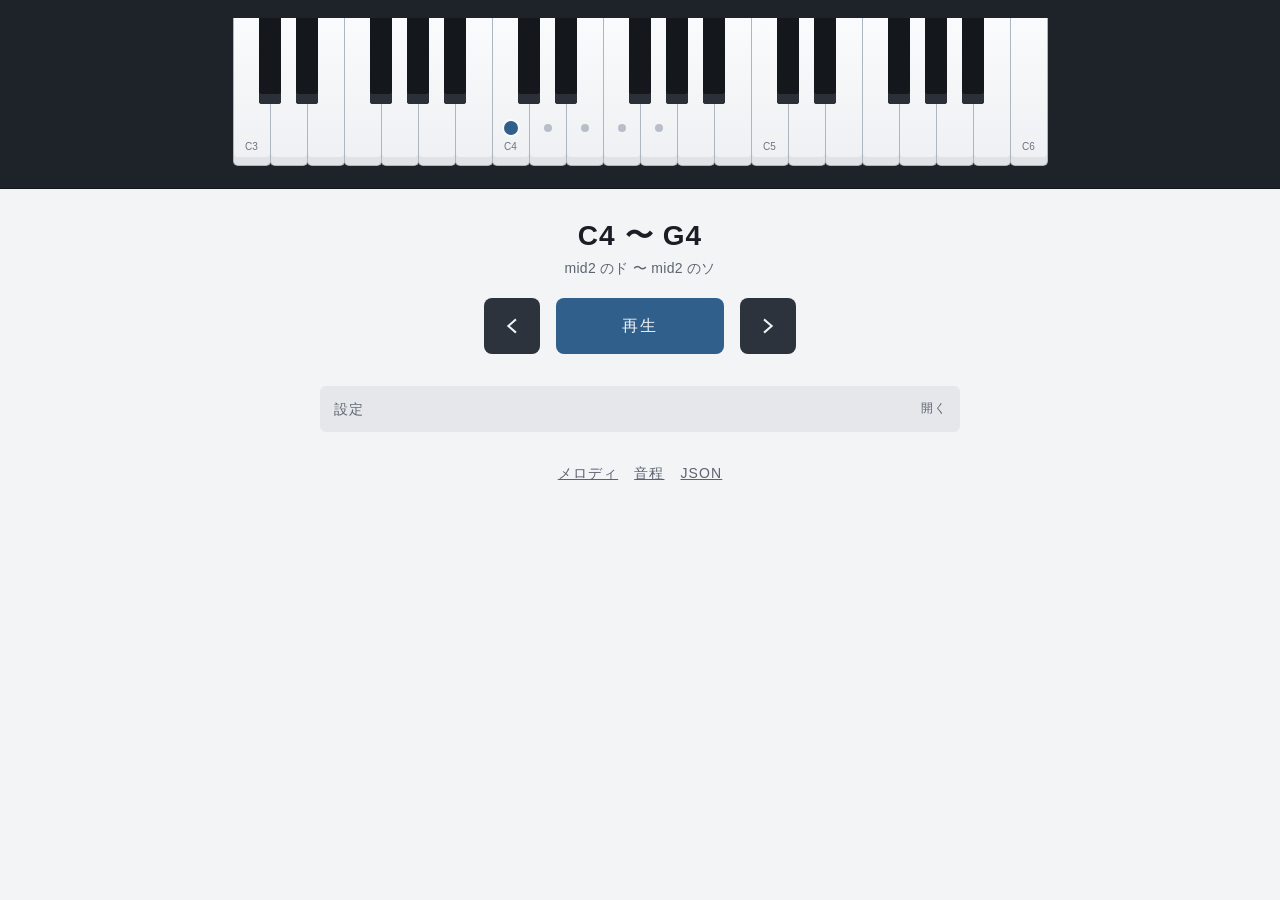
<file: index.html>
<!DOCTYPE html>
<html lang="ja">
<head>
  <meta charset="utf-8">
  <meta name="viewport" content="width=device-width, initial-scale=1, maximum-scale=1, user-scalable=no">
  <title>ピアノ</title>
  <link rel="stylesheet" href="styles.css">
</head>
<body>
  <div class="page">
    <div class="keyboard-wrap" id="keyboard-wrap">
      <div class="keyboard" id="keyboard" aria-hidden="true"></div>
    </div>

    <main class="main">
      <p class="range" id="range-label"></p>

      <div class="transport">
        <button type="button" class="btn btn-side" id="btn-lower" aria-label="半音下げて再生">
          <svg viewBox="0 0 24 24" width="22" height="22" aria-hidden="true"><path d="M15.5 5.5L8 12l7.5 6.5" fill="none" stroke="currentColor" stroke-width="2.2" stroke-linecap="square" stroke-linejoin="miter"/></svg>
        </button>
        <button type="button" class="btn btn-play" id="btn-play">再生</button>
        <button type="button" class="btn btn-side" id="btn-higher" aria-label="半音上げて再生">
          <svg viewBox="0 0 24 24" width="22" height="22" aria-hidden="true"><path d="M8.5 5.5L16 12l-7.5 6.5" fill="none" stroke="currentColor" stroke-width="2.2" stroke-linecap="square" stroke-linejoin="miter"/></svg>
        </button>
      </div>

      <details class="settings">
        <summary class="settings-toggle">設定</summary>
        <div class="controls">
          <div class="control-block">
            <span class="control-label" id="skip-label">間隔</span>
            <div class="segments segments-4" role="radiogroup" aria-labelledby="skip-label">
              <button type="button" class="segment is-on" role="radio" aria-checked="true" data-skip="step">通常</button>
              <button type="button" class="segment" role="radio" aria-checked="false" data-skip="chromatic">半音</button>
              <button type="button" class="segment" role="radio" aria-checked="false" data-skip="skip1">1つ飛ばし</button>
              <button type="button" class="segment" role="radio" aria-checked="false" data-skip="skip2">2つ飛ばし</button>
            </div>
            <p class="hint">どの間隔も5音。1つ飛ばしは全音×5、2つ飛ばしは短3度×5。</p>
          </div>

          <div class="control-block">
            <span class="control-label" id="dir-label">向き</span>
            <div class="segments" role="radiogroup" aria-labelledby="dir-label">
              <button type="button" class="segment is-on" role="radio" aria-checked="true" data-dir="low-high-low">下→上→下</button>
              <button type="button" class="segment" role="radio" aria-checked="false" data-dir="high-low-high">上→下→上</button>
            </div>
          </div>

          <div class="control-block">
            <span class="control-label" id="speed-label">速さ</span>
            <div class="segments" role="radiogroup" aria-labelledby="speed-label">
              <button type="button" class="segment" role="radio" aria-checked="false" data-speed="slow">遅い</button>
              <button type="button" class="segment is-on" role="radio" aria-checked="true" data-speed="normal">ふつう</button>
              <button type="button" class="segment" role="radio" aria-checked="false" data-speed="fast">速い</button>
            </div>
          </div>
        </div>
      </details>
      <p class="page-nav"><a href="melody.html">メロディ</a>　<a href="pitch.html">音程</a>　<a href="editor.html">JSON</a></p>
    </main>
  </div>
  <script src="app.js"></script>
</body>
</html>
</file>
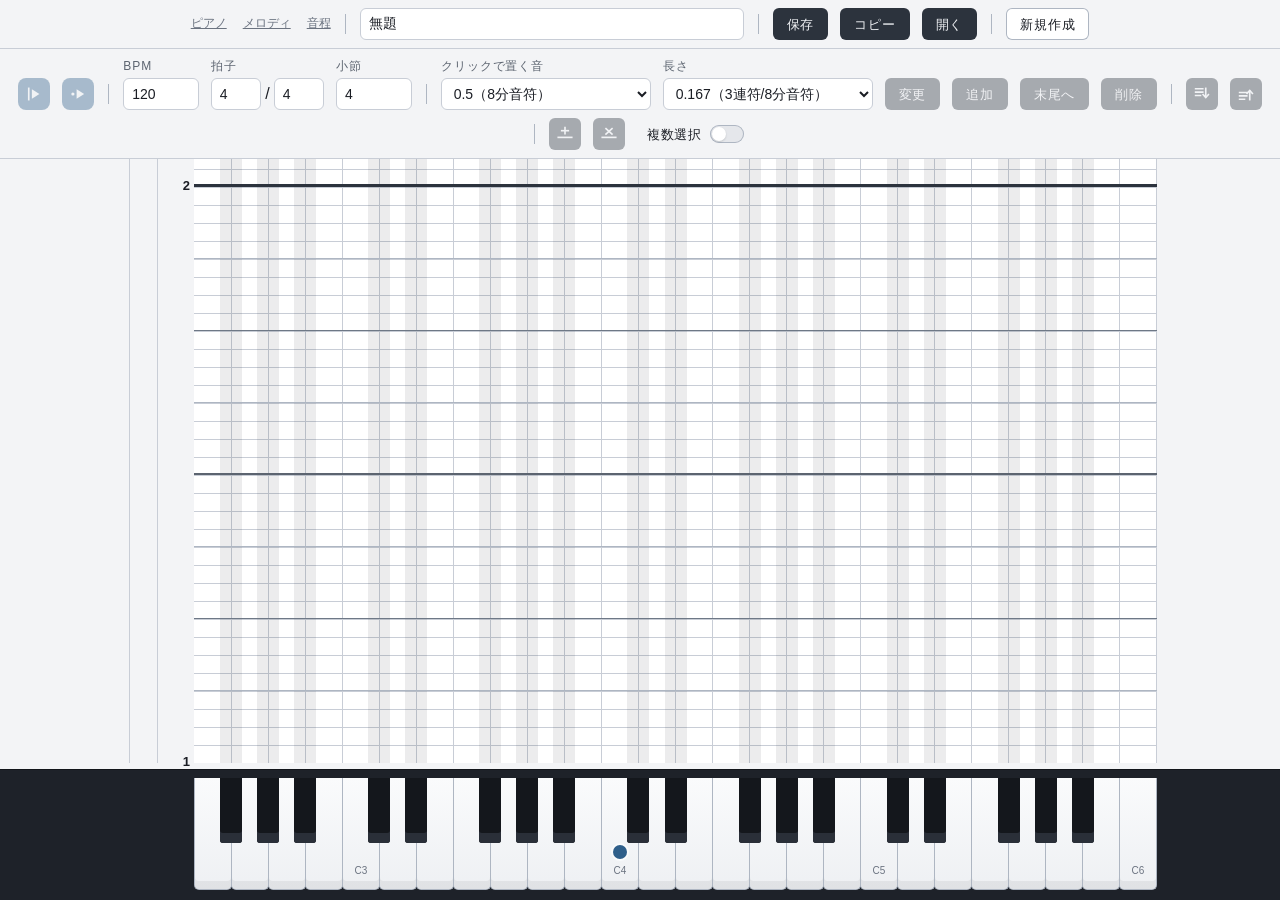
<file: editor.html>
<!DOCTYPE html>
<html lang="ja">
<head>
  <meta charset="utf-8">
  <meta name="viewport" content="width=device-width, initial-scale=1, maximum-scale=1, user-scalable=no">
  <title>JSON</title>
  <link rel="stylesheet" href="styles.css?v=15">
</head>
<body>
  <div class="page page-editor">
    <header class="editor-links">
      <nav aria-label="ページ">
        <a href="index.html">ピアノ</a>
        <a href="melody.html">メロディ</a>
        <a href="pitch.html">音程</a>
      </nav>
      <span class="editor-sep" aria-hidden="true"></span>
      <label class="editor-field editor-field-title">
        <input class="text-input" id="title" type="text" value="無題" maxlength="80" autocomplete="off" aria-label="題名">
      </label>
      <span class="editor-sep" aria-hidden="true"></span>
      <button type="button" class="btn btn-sub" id="btn-save">保存</button>
      <button type="button" class="btn btn-sub" id="btn-copy">コピー</button>
      <label class="file-btn file-btn-inline">
        開く
        <input type="file" id="json-input" accept="application/json,.json">
      </label>
      <span class="editor-sep" aria-hidden="true"></span>
      <button type="button" class="btn btn-sub btn-new-doc" id="btn-new">新規作成</button>
    </header>
    <header class="editor-toolbar">
      <div class="editor-toolbar-row">
        <button type="button" class="btn btn-play btn-play-icon" id="btn-play" disabled aria-label="最初から" title="最初から">
          <svg class="icon-play" viewBox="0 0 24 24" width="18" height="18" aria-hidden="true">
            <path d="M5 4.5v15" fill="none" stroke="currentColor" stroke-width="2.2" stroke-linecap="square"/>
            <path d="M9.2 5.8v12.4L19.2 12z" fill="currentColor"/>
          </svg>
          <svg class="icon-stop" viewBox="0 0 24 24" width="18" height="18" aria-hidden="true">
            <rect x="6" y="6" width="12" height="12" fill="currentColor"/>
          </svg>
        </button>
        <button type="button" class="btn btn-play btn-play-icon" id="btn-play-from" disabled aria-label="印から" title="印から">
          <svg class="icon-play" viewBox="0 0 24 24" width="18" height="18" aria-hidden="true">
            <circle cx="5.2" cy="12" r="2.15" fill="currentColor"/>
            <path d="M10.2 5.8v12.4L20.2 12z" fill="currentColor"/>
          </svg>
          <svg class="icon-stop" viewBox="0 0 24 24" width="18" height="18" aria-hidden="true">
            <rect x="6" y="6" width="12" height="12" fill="currentColor"/>
          </svg>
        </button>
        <span class="editor-sep" aria-hidden="true"></span>
        <label class="editor-field">
          <span class="control-label" id="bpm-label">BPM</span>
          <input class="num-input" id="bpm" type="text" inputmode="numeric" autocomplete="off" value="120" aria-labelledby="bpm-label">
        </label>
        <label class="editor-field editor-field-meter">
          <span class="control-label" id="numerator-label">拍子</span>
          <span class="editor-meter">
            <input class="num-input" id="numerator" type="text" inputmode="numeric" autocomplete="off" value="4" aria-labelledby="numerator-label">
            <span>/</span>
            <input class="num-input" id="denominator" type="text" inputmode="numeric" autocomplete="off" value="4" aria-label="拍子の分母">
          </span>
        </label>
        <label class="editor-field">
          <span class="control-label" id="measures-label">小節</span>
          <input class="num-input" id="measures" type="text" inputmode="numeric" autocomplete="off" value="4" aria-labelledby="measures-label">
        </label>
        <span class="editor-sep" aria-hidden="true"></span>
        <label class="editor-field editor-field-length">
          <span class="control-label" id="add-preset-label">クリックで置く音</span>
          <select class="select-input" id="add-length-preset" aria-labelledby="add-preset-label">
            <option value="">選ぶ</option>
            <optgroup label="音符">
              <option value="4">4（全音符）</option>
              <option value="3">3（付点2分音符）</option>
              <option value="2">2（2分音符）</option>
              <option value="1.5">1.5（付点4分音符）</option>
              <option value="1">1（4分音符）</option>
              <option value="0.75">0.75（付点8分音符）</option>
              <option value="0.5" selected>0.5（8分音符）</option>
              <option value="0.375">0.375（付点16分音符）</option>
              <option value="0.25">0.25（16分音符）</option>
              <option value="0.125">0.125（32分音符）</option>
            </optgroup>
            <optgroup label="3連符">
              <option value="0.667">0.667（3連符/2分音符）</option>
              <option value="0.333">0.333（3連符/4分音符）</option>
              <option value="0.167">0.167（3連符/8分音符）</option>
            </optgroup>
          </select>
        </label>
        <label class="editor-field editor-field-length">
          <span class="control-label" id="extend-preset-label">長さ</span>
          <select class="select-input" id="extend-preset" aria-labelledby="extend-preset-label">
            <option value="">選ぶ</option>
            <optgroup label="音符">
              <option value="4">4（全音符）</option>
              <option value="3">3（付点2分音符）</option>
              <option value="2">2（2分音符）</option>
              <option value="1.5">1.5（付点4分音符）</option>
              <option value="1">1（4分音符）</option>
              <option value="0.75">0.75（付点8分音符）</option>
              <option value="0.5">0.5（8分音符）</option>
              <option value="0.375">0.375（付点16分音符）</option>
              <option value="0.25">0.25（16分音符）</option>
              <option value="0.125">0.125（32分音符）</option>
            </optgroup>
            <optgroup label="3連符">
              <option value="0.667">0.667（3連符/2分音符）</option>
              <option value="0.333">0.333（3連符/4分音符）</option>
              <option value="0.167" selected>0.167（3連符/8分音符）</option>
            </optgroup>
          </select>
        </label>
        <button type="button" class="btn btn-sub" id="btn-set-length" disabled>変更</button>
        <button type="button" class="btn btn-sub" id="btn-extend" disabled>追加</button>
        <button type="button" class="btn btn-sub" id="btn-snap-end" disabled>末尾へ</button>
        <button type="button" class="btn btn-sub" id="btn-delete" disabled>削除</button>
        <span class="editor-sep" aria-hidden="true"></span>
        <span class="editor-tip" data-tip="全体を前へ">
          <button type="button" class="btn btn-sub btn-tool-icon" id="btn-shift-earlier" disabled aria-label="全体を前へ">
            <svg viewBox="0 0 24 24" width="18" height="18" aria-hidden="true">
              <path d="M3.5 5h9.5M3.5 9.5h9.5M3.5 14h6.5" fill="none" stroke="currentColor" stroke-width="2.2" stroke-linecap="square"/>
              <path d="M17 4.5v11" fill="none" stroke="currentColor" stroke-width="2.2" stroke-linecap="square"/>
              <path d="M13.5 12.8 17 16.6 20.5 12.8" fill="none" stroke="currentColor" stroke-width="2.2" stroke-linecap="square" stroke-linejoin="miter"/>
            </svg>
          </button>
        </span>
        <span class="editor-tip" data-tip="全体を後ろへ">
          <button type="button" class="btn btn-sub btn-tool-icon" id="btn-shift-later" disabled aria-label="全体を後ろへ">
            <svg viewBox="0 0 24 24" width="18" height="18" aria-hidden="true">
              <path d="M3.5 10h9.5M3.5 14.5h9.5M3.5 19h6.5" fill="none" stroke="currentColor" stroke-width="2.2" stroke-linecap="square"/>
              <path d="M17 19.5V8.5" fill="none" stroke="currentColor" stroke-width="2.2" stroke-linecap="square"/>
              <path d="M13.5 11.2 17 7.4 20.5 11.2" fill="none" stroke="currentColor" stroke-width="2.2" stroke-linecap="square" stroke-linejoin="miter"/>
            </svg>
          </button>
        </span>
        <span class="editor-sep" aria-hidden="true"></span>
        <span class="editor-tip" data-tip="後へ32分足す">
          <button type="button" class="btn btn-sub btn-tool-icon" id="btn-boundary-add" disabled aria-label="後へ32分足す">
            <svg viewBox="0 0 24 24" width="18" height="18" aria-hidden="true">
              <path d="M3 16.5h18" fill="none" stroke="currentColor" stroke-width="2.2" stroke-linecap="square"/>
              <path d="M12 3.5v8.2" fill="none" stroke="currentColor" stroke-width="2.2" stroke-linecap="square"/>
              <path d="M7.6 7.6h8.8" fill="none" stroke="currentColor" stroke-width="2.2" stroke-linecap="square"/>
            </svg>
          </button>
        </span>
        <span class="editor-tip" data-tip="この32分を消す">
          <button type="button" class="btn btn-sub btn-tool-icon" id="btn-boundary-remove" disabled aria-label="この32分を消す">
            <svg viewBox="0 0 24 24" width="18" height="18" aria-hidden="true">
              <path d="M3 16.5h18" fill="none" stroke="currentColor" stroke-width="2.2" stroke-linecap="square"/>
              <path d="M8 4.8 16 12" fill="none" stroke="currentColor" stroke-width="2.2" stroke-linecap="square"/>
              <path d="M16 4.8 8 12" fill="none" stroke="currentColor" stroke-width="2.2" stroke-linecap="square"/>
            </svg>
          </button>
        </span>
        <button type="button" class="btn btn-toggle" id="btn-multi" aria-pressed="false">
          複数選択
          <span class="btn-toggle-track" aria-hidden="true"><span class="btn-toggle-knob"></span></span>
        </button>
      </div>
      <div hidden>
        <input id="note-midi" type="number" value="60">
        <input id="note-length" type="number">
        <textarea id="json-area"></textarea>
      </div>
    </header>

    <div class="score-scroll" id="score-scroll">
      <div class="score" id="score"></div>
    </div>

    <div class="keyboard-wrap" id="keyboard-wrap">
      <div class="keyboard-center">
        <div class="keyboard-spacer" id="keyboard-spacer"></div>
        <div class="keyboard" id="keyboard" aria-hidden="true"></div>
      </div>
    </div>
  </div>
  <div class="editor-confirm-backdrop" id="new-backdrop" hidden>
    <div class="editor-confirm" id="new-dialog" role="dialog" aria-modal="true" aria-labelledby="new-title">
      <h2 class="editor-confirm-title" id="new-title">JSONを保存しますか</h2>
      <p class="editor-confirm-text">新規作成すると、音とフレーズは消え、題名は無題、BPMは120、拍子は4/4、小節は4に戻る。</p>
      <div class="editor-confirm-actions">
        <button type="button" class="btn btn-sub btn-new-save" id="btn-new-save">保存して新規作成</button>
        <button type="button" class="btn btn-sub" id="btn-new-discard">保存しない</button>
        <button type="button" class="btn btn-sub" id="btn-new-cancel">キャンセル</button>
      </div>
    </div>
  </div>
  <script src="editor.js?v=11"></script>
</body>
</html>
</file>
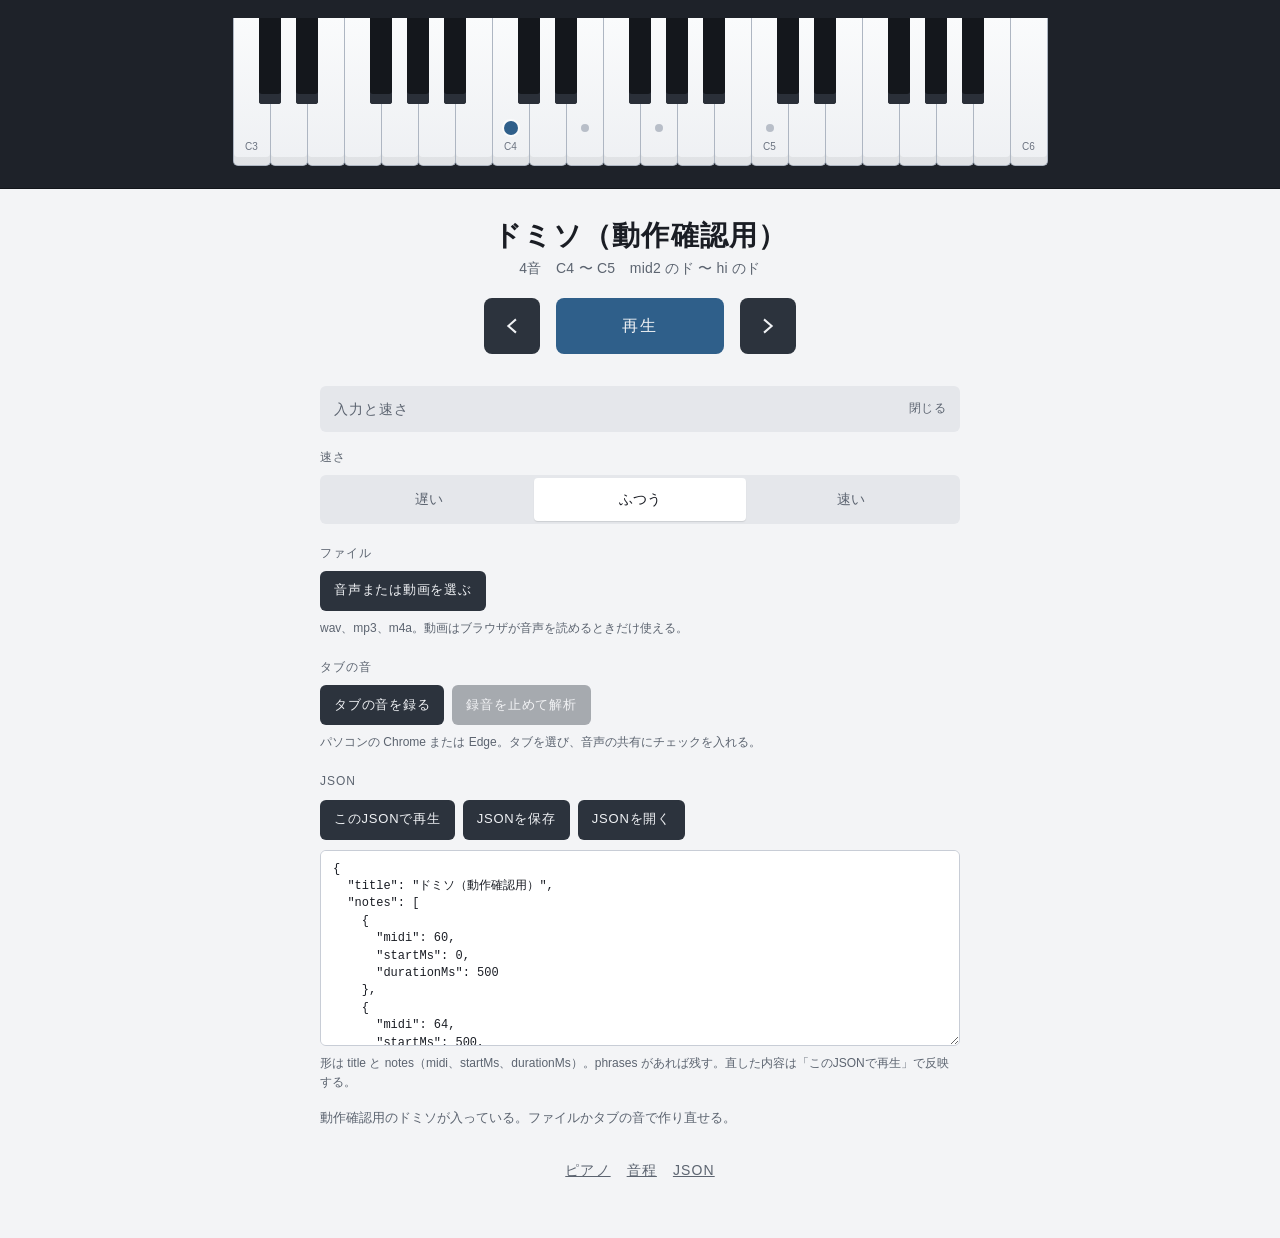
<file: melody.html>
<!DOCTYPE html>
<html lang="ja">
<head>
  <meta charset="utf-8">
  <meta name="viewport" content="width=device-width, initial-scale=1, maximum-scale=1, user-scalable=no">
  <title>メロディ</title>
  <link rel="stylesheet" href="styles.css">
</head>
<body>
  <div class="page">
    <div class="keyboard-wrap" id="keyboard-wrap">
      <div class="keyboard" id="keyboard" aria-hidden="true"></div>
    </div>

    <main class="main">
      <p class="range" id="range-label"></p>

      <div class="transport">
        <button type="button" class="btn btn-side" id="btn-lower" aria-label="半音下げて再生">
          <svg viewBox="0 0 24 24" width="22" height="22" aria-hidden="true"><path d="M15.5 5.5L8 12l7.5 6.5" fill="none" stroke="currentColor" stroke-width="2.2" stroke-linecap="square" stroke-linejoin="miter"/></svg>
        </button>
        <button type="button" class="btn btn-play" id="btn-play">再生</button>
        <button type="button" class="btn btn-side" id="btn-higher" aria-label="半音上げて再生">
          <svg viewBox="0 0 24 24" width="22" height="22" aria-hidden="true"><path d="M8.5 5.5L16 12l-7.5 6.5" fill="none" stroke="currentColor" stroke-width="2.2" stroke-linecap="square" stroke-linejoin="miter"/></svg>
        </button>
      </div>

      <details class="settings" open>
        <summary class="settings-toggle">入力と速さ</summary>
        <div class="controls">
          <div class="control-block">
            <span class="control-label" id="speed-label">速さ</span>
            <div class="segments" role="radiogroup" aria-labelledby="speed-label">
              <button type="button" class="segment" role="radio" aria-checked="false" data-speed="slow">遅い</button>
              <button type="button" class="segment is-on" role="radio" aria-checked="true" data-speed="normal">ふつう</button>
              <button type="button" class="segment" role="radio" aria-checked="false" data-speed="fast">速い</button>
            </div>
          </div>

          <div class="control-block">
            <span class="control-label">ファイル</span>
            <label class="file-btn">
              音声または動画を選ぶ
              <input type="file" id="file-input" accept="audio/*,video/*,.wav,.mp3,.m4a,.mp4,.webm,.ogg">
            </label>
            <p class="hint">wav、mp3、m4a。動画はブラウザが音声を読めるときだけ使える。</p>
          </div>

          <div class="control-block" id="tab-block">
            <span class="control-label">タブの音</span>
            <div class="row-btns">
              <button type="button" class="btn btn-sub" id="btn-record">タブの音を録る</button>
              <button type="button" class="btn btn-sub" id="btn-record-stop" disabled>録音を止めて解析</button>
            </div>
            <p class="hint" id="tab-hint">パソコンの Chrome または Edge。タブを選び、音声の共有にチェックを入れる。</p>
          </div>

          <div class="control-block">
            <span class="control-label">JSON</span>
            <div class="row-btns">
              <button type="button" class="btn btn-sub" id="btn-apply-json">このJSONで再生</button>
              <button type="button" class="btn btn-sub" id="btn-save-json">JSONを保存</button>
              <label class="file-btn file-btn-inline">
                JSONを開く
                <input type="file" id="json-input" accept="application/json,.json">
              </label>
            </div>
            <textarea class="json-area" id="json-area" spellcheck="false" rows="10" aria-label="メロディのJSON"></textarea>
            <p class="hint">形は title と notes（midi、startMs、durationMs）。phrases があれば残す。直した内容は「このJSONで再生」で反映する。</p>
          </div>
        </div>
      </details>

      <p class="status" id="status" role="status"></p>
      <p class="page-nav"><a href="index.html">ピアノ</a>　<a href="pitch.html">音程</a>　<a href="editor.html">JSON</a></p>
    </main>
  </div>
  <script src="yin.js"></script>
  <script src="melody.js?v=4"></script>
</body>
</html>
</file>
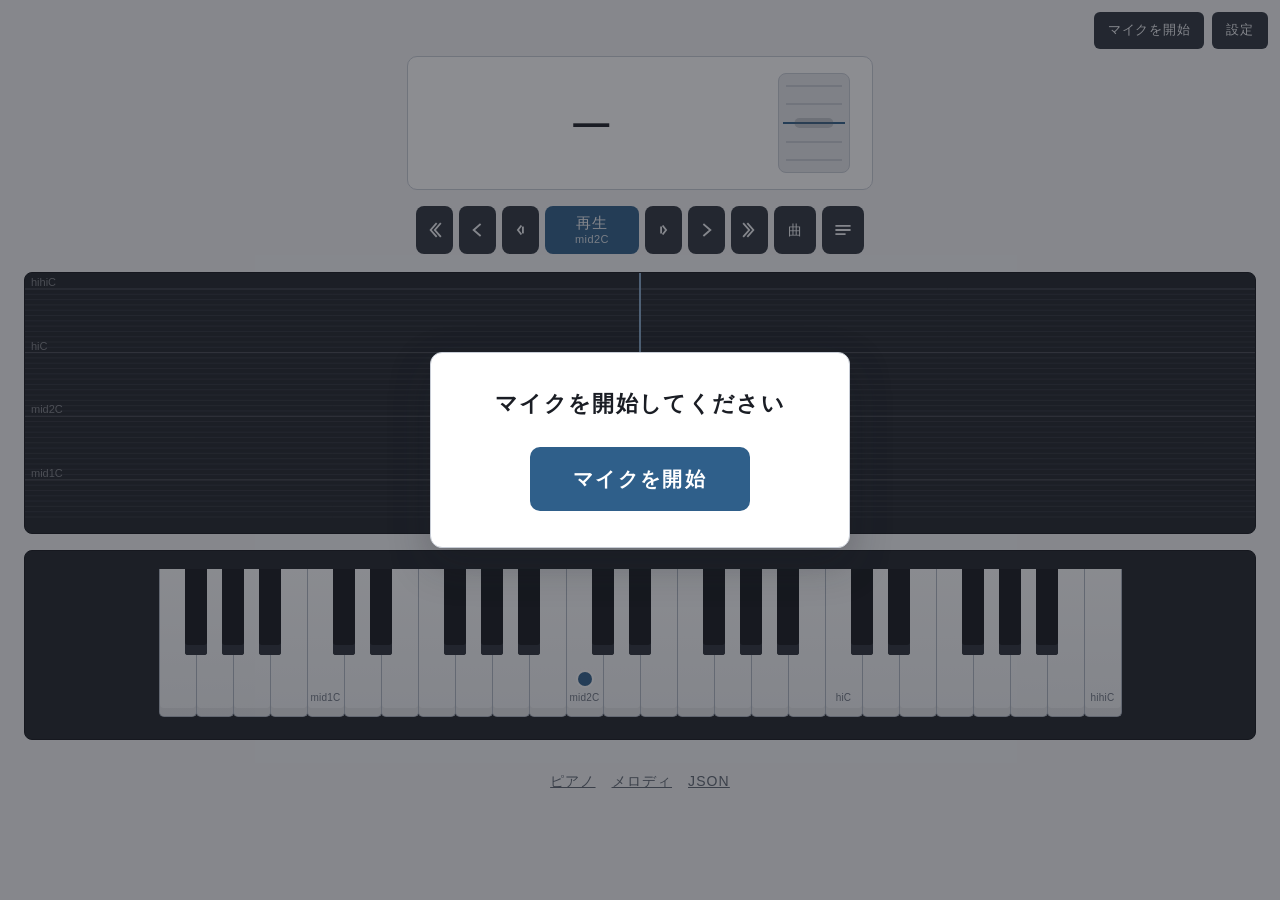
<file: pitch.html>
<!DOCTYPE html>
<html lang="ja">
<head>
  <meta charset="utf-8">
  <meta name="viewport" content="width=device-width, initial-scale=1, maximum-scale=1, user-scalable=no">
  <title>音程</title>
  <link rel="stylesheet" href="styles.css?v=6">
</head>
<body>
  <div class="page page-pitch">
    <div class="pitch-topbar">
      <button type="button" class="pitch-topbar-btn" id="btn-mic">マイクを開始</button>
      <button type="button" class="pitch-topbar-btn" id="btn-settings" aria-haspopup="dialog" aria-controls="settings-dialog" aria-expanded="false">設定</button>
    </div>

    <main class="main main-pitch">
      <div class="pitch-top">
        <div class="pitch-top-inner">
          <p class="pitch-now" id="pitch-now" aria-live="polite">—</p>
          <div class="pitch-gauge" id="pitch-gauge" aria-hidden="true">
            <div class="pitch-gauge-track">
              <span class="pitch-gauge-slot" style="top:12%"></span>
              <span class="pitch-gauge-slot" style="top:31%"></span>
              <span class="pitch-gauge-mark is-center" style="top:50%"></span>
              <span class="pitch-gauge-slot" style="top:69%"></span>
              <span class="pitch-gauge-slot" style="top:88%"></span>
              <div class="pitch-gauge-needle" id="pitch-needle"></div>
              <div class="pitch-gauge-live" id="pitch-live" hidden></div>
            </div>
          </div>
        </div>
      </div>

      <div class="pitch-phrase-wrap" id="phrase-wrap" hidden>
        <label class="control-label" id="phrase-label" for="phrase-select">フレーズ</label>
        <select class="pitch-select" id="phrase-select" aria-labelledby="phrase-label">
          <option value="all">全部</option>
        </select>
      </div>

      <div class="pitch-transport-row">
        <div class="transport pitch-transport">
          <button type="button" class="btn btn-side btn-oct" id="btn-oct-lower" aria-label="1オクターブ下げて再生">
            <svg viewBox="0 0 24 24" width="20" height="20" aria-hidden="true">
              <path d="M14.5 4.5L8 12l6.5 7.5" fill="none" stroke="currentColor" stroke-width="2.2" stroke-linecap="square" stroke-linejoin="miter"/>
              <path d="M19.5 4.5L13 12l6.5 7.5" fill="none" stroke="currentColor" stroke-width="2.2" stroke-linecap="square" stroke-linejoin="miter"/>
            </svg>
          </button>
          <button type="button" class="btn btn-side btn-scale" id="btn-scale-lower" aria-label="音階を1音下げて再生">
            <svg viewBox="0 0 24 24" width="20" height="20" aria-hidden="true"><path d="M15.5 5.5L8 12l7.5 6.5" fill="none" stroke="currentColor" stroke-width="2.2" stroke-linecap="square" stroke-linejoin="miter"/></svg>
          </button>
          <button type="button" class="btn btn-side btn-semi" id="btn-semi-lower" aria-label="半音下げて再生">
            <svg viewBox="0 0 24 24" width="20" height="20" aria-hidden="true">
              <path d="M13 7.5L9.5 12 13 16.5" fill="none" stroke="currentColor" stroke-width="2.2" stroke-linecap="square" stroke-linejoin="miter"/>
              <path d="M15.5 9v6" fill="none" stroke="currentColor" stroke-width="2.2" stroke-linecap="square"/>
            </svg>
          </button>
          <button type="button" class="btn btn-play" id="btn-play">
            <span class="btn-play-main" id="btn-play-label">再生</span>
            <span class="btn-play-tonic" id="btn-play-tonic">mid1C</span>
          </button>
          <button type="button" class="btn btn-side btn-semi" id="btn-semi-higher" aria-label="半音上げて再生">
            <svg viewBox="0 0 24 24" width="20" height="20" aria-hidden="true">
              <path d="M11 7.5L14.5 12 11 16.5" fill="none" stroke="currentColor" stroke-width="2.2" stroke-linecap="square" stroke-linejoin="miter"/>
              <path d="M8.5 9v6" fill="none" stroke="currentColor" stroke-width="2.2" stroke-linecap="square"/>
            </svg>
          </button>
          <button type="button" class="btn btn-side btn-scale" id="btn-scale-higher" aria-label="音階を1音上げて再生">
            <svg viewBox="0 0 24 24" width="20" height="20" aria-hidden="true"><path d="M8.5 5.5L16 12l-7.5 6.5" fill="none" stroke="currentColor" stroke-width="2.2" stroke-linecap="square" stroke-linejoin="miter"/></svg>
          </button>
          <button type="button" class="btn btn-side btn-oct" id="btn-oct-higher" aria-label="1オクターブ上げて再生">
            <svg viewBox="0 0 24 24" width="20" height="20" aria-hidden="true">
              <path d="M9.5 4.5L16 12l-6.5 7.5" fill="none" stroke="currentColor" stroke-width="2.2" stroke-linecap="square" stroke-linejoin="miter"/>
              <path d="M4.5 4.5L11 12l-6.5 7.5" fill="none" stroke="currentColor" stroke-width="2.2" stroke-linecap="square" stroke-linejoin="miter"/>
            </svg>
          </button>
        </div>
        <div class="pitch-pattern-wrap">
          <button type="button" class="btn btn-side btn-song" id="btn-song">曲</button>
          <button type="button" class="btn btn-side btn-pattern" id="btn-pattern" aria-haspopup="listbox" aria-expanded="false" aria-controls="pattern-menu" aria-label="練習パターンを選ぶ">
            <svg viewBox="0 0 24 24" width="20" height="20" aria-hidden="true">
              <path d="M4 7h16M4 12h16M4 17h10" fill="none" stroke="currentColor" stroke-width="2.2" stroke-linecap="square"/>
            </svg>
          </button>
          <ul class="pitch-pattern-menu" id="pattern-menu" role="listbox" aria-labelledby="btn-pattern" hidden></ul>
        </div>
      </div>

      <div class="pitch-scroll-wrap">
        <canvas class="pitch-scroll" id="pitch-scroll" width="640" height="220" aria-label="音程バー"></canvas>
      </div>

      <div class="keyboard-wrap pitch-keyboard-wrap" id="keyboard-wrap">
        <div class="keyboard" id="keyboard" aria-hidden="true"></div>
      </div>
      <p class="page-nav"><a href="index.html">ピアノ</a>　<a href="melody.html">メロディ</a>　<a href="editor.html">JSON</a></p>
    </main>

    <div class="pitch-start-backdrop" id="mic-start-backdrop">
      <div class="pitch-start-dialog" role="dialog" aria-modal="true" aria-labelledby="mic-start-title">
        <p class="pitch-start-title" id="mic-start-title">マイクを開始してください</p>
        <button type="button" class="pitch-start-btn" id="btn-mic-start">マイクを開始</button>
        <p class="pitch-start-status" id="mic-start-status" aria-live="polite" hidden></p>
      </div>
    </div>

    <div class="pitch-dialog-backdrop" id="settings-backdrop" hidden></div>
    <div class="pitch-dialog" id="settings-dialog" role="dialog" aria-modal="true" aria-labelledby="settings-title" hidden>
      <div class="pitch-dialog-head">
        <h2 class="pitch-dialog-title" id="settings-title">設定</h2>
        <button type="button" class="btn btn-sub" id="btn-settings-close">閉じる</button>
      </div>
      <div class="controls">
        <div class="control-block">
          <span class="control-label" id="label-mode">表記</span>
          <div class="segments" role="radiogroup" aria-labelledby="label-mode">
            <button type="button" class="segment is-on" role="radio" aria-checked="true" data-label="letter">英字</button>
            <button type="button" class="segment" role="radio" aria-checked="false" data-label="solfa">ドレミ</button>
            <button type="button" class="segment" role="radio" aria-checked="false" data-label="both">両方</button>
          </div>
        </div>
        <div class="control-block">
          <span class="control-label" id="speed-label">速さ</span>
          <div class="segments segments-4" role="radiogroup" aria-labelledby="speed-label">
            <button type="button" class="segment" role="radio" aria-checked="false" data-speed="slower">とても遅い</button>
            <button type="button" class="segment" role="radio" aria-checked="false" data-speed="slow">遅い</button>
            <button type="button" class="segment is-on" role="radio" aria-checked="true" data-speed="normal">ふつう</button>
            <button type="button" class="segment" role="radio" aria-checked="false" data-speed="fast">速い</button>
          </div>
        </div>
        <div class="control-block">
          <label class="control-label" id="volume-label" for="volume-range">音量</label>
          <div class="volume-row">
            <input class="volume-range" id="volume-range" type="range" min="0" max="100" step="1" value="100" aria-labelledby="volume-label" aria-valuemin="0" aria-valuemax="100" aria-valuenow="100">
            <span class="volume-value" id="volume-value">100</span>
          </div>
          <p class="hint">再生と、鍵盤を押したときの音の大きさ。100は、音量を足す前のピアノと同じ大きさ。</p>
        </div>
        <div class="control-block">
          <span class="control-label" id="skew-label">表示のずれ</span>
          <div class="segments" role="radiogroup" aria-labelledby="skew-label">
            <button type="button" class="segment" role="radio" aria-checked="false" data-skew="early">早める</button>
            <button type="button" class="segment is-on" role="radio" aria-checked="true" data-skew="normal">そのまま</button>
            <button type="button" class="segment" role="radio" aria-checked="false" data-skew="late">遅らせる</button>
          </div>
          <p class="hint">ピアノに合わせて歌う。声の線が枠より右に残るなら「早める」、左に行き過ぎなら「遅らせる」。</p>
        </div>
        <div class="control-block">
          <span class="control-label" id="tolerance-label">ぴったり判定</span>
          <div class="segments" role="radiogroup" aria-labelledby="tolerance-label">
            <button type="button" class="segment" role="radio" aria-checked="false" data-tolerance="tight">せまい</button>
            <button type="button" class="segment" role="radio" aria-checked="false" data-tolerance="normal">ふつう</button>
            <button type="button" class="segment is-on" role="radio" aria-checked="true" data-tolerance="wide">ひろい</button>
          </div>
          <p class="hint">ひろいは約±40セント。枠は音の位置で、線がその音からこの範囲に入ると緑になる。カラオケの目安で、公式の数値ではない。</p>
        </div>
        <div class="control-block">
          <label class="control-label" for="mic-select">マイク</label>
          <select class="pitch-select" id="mic-select" aria-label="使うマイク">
            <option value="">読み込み中</option>
          </select>
        </div>
      </div>
    </div>
  </div>
  <input id="song-file" type="file" accept=".json,application/json,text/plain,.txt" tabindex="-1" aria-label="曲のJSONを開く" style="position:fixed;left:-100px;top:0;width:1px;height:1px;opacity:0">
  <script src="yin.js"></script>
  <script src="pitch.js?v=9"></script>
</body>
</html>
</file>
<file: styles.css>
*,
*::before,
*::after {
  box-sizing: border-box;
}

:root {
  --bg: #f3f4f6;
  --bg-raised: #ffffff;
  --bg-muted: #e5e7eb;
  --bg-muted-hover: #d8dbe2;
  --text: #1a1d24;
  --text-secondary: #5c6470;
  --text-muted: #6b7380;
  --text-on-accent: #ffffff;
  --text-on-dark: #f0f2f5;
  --border: #c8cdd6;
  --border-strong: #aeb6c2;
  --line-eighth: #aeb6c2;
  --line-beat: #6e7886;
  --line-half: #5c6470;
  --line-measure: #2c333d;
  --mark-break: #c15b5b;
  --accent: #2f5f8a;
  --accent-soft: #8eb4d8;
  --btn: #2c333d;
  --focus: #2f5f8a;
  --kbd-bed: #1e2229;
  --kbd-bed-edge: #12151a;
  --key-white-top: #fafbfc;
  --key-white-bottom: #eef0f3;
  --key-white-border: #aeb6c2;
  --key-white-label: #6b7380;
  --key-black: #14171c;
  --key-black-shade: #2a2f38;
  --key-on: #4a7eb5;
  --key-on-ink: #0f2438;
  --key-on-black: #3d6a96;
  --key-on-black-shade: #2a4a6a;
  --mark-planned-white: #b8bec8;
  --mark-planned-black: #6a7180;
  --mark-planned-on-white: #7a8494;
  --mark-planned-on-black: #d5dae3;
  --mark-start: #2f5f8a;
  --mark-start-on: #0f2438;
  --mark-start-on-ring: #8eb4d8;
  --mark-start-black: #8eb4d8;
  --mark-sustain: #8eb4d8;
  --ok: #2d7a4f;
  --ok-dark: #236340;
  --ok-darker: #184a2e;
  --near-flat: #b87a18;
  --near-flat-fill: #d9922e;
  --near-flat-fill-dark: #a66e20;
  --near-sharp: #2f5f8a;
  --far: #7a8494;
  --far-light: #eceef2;
  --far-mid: #6a7180;
  --far-dark: #3a404a;
  --far-darker: #252930;
  --overlay: rgba(26, 29, 36, 0.5);
  --overlay-soft: rgba(26, 29, 36, 0.45);
  --shadow: rgba(26, 29, 36, 0.16);
  --shadow-strong: rgba(26, 29, 36, 0.28);
  --shadow-soft: rgba(26, 29, 36, 0.12);
  --ink-soft: rgba(26, 29, 36, 0.35);
  --key-inset: rgba(0, 0, 0, 0.06);
  --key-on-inset: rgba(15, 36, 56, 0.18);
  --ok-inset: rgba(20, 50, 28, 0.2);
  --ok-rgb: 45, 122, 79;
  --near-flat-rgb: 184, 122, 24;
  --near-sharp-rgb: 47, 95, 138;
  --far-flat-rgb: 110, 115, 128;
  --far-sharp-rgb: 110, 115, 128;
  --canvas-bg: #1e2229;
  --canvas-grid-strong: rgba(240, 242, 245, 0.22);
  --canvas-grid-weak: rgba(240, 242, 245, 0.08);
  --canvas-label: rgba(240, 242, 245, 0.45);
  --canvas-playhead: rgba(142, 180, 216, 0.9);
  --canvas-guide: rgba(240, 242, 245, 0.9);
  --canvas-trail: rgba(240, 242, 245, 0.7);
  --live-accent: rgba(47, 95, 138, 0.35);
  --live-accent-border: rgba(47, 95, 138, 0.55);
  --live-ok: rgba(45, 122, 79, 0.35);
  --live-ok-border: rgba(45, 122, 79, 0.55);
  --panel-inset: rgba(255, 255, 255, 0.8);
}

html,
body {
  margin: 0;
  min-height: 100%;
  touch-action: manipulation;
}

body {
  background: var(--bg);
  color: var(--text);
  font-family: "Hiragino Sans", "Hiragino Kaku Gothic ProN", "Yu Gothic UI", "Yu Gothic", "Noto Sans JP", Meiryo, sans-serif;
  font-feature-settings: "palt";
  line-height: 1.6;
}

.page {
  min-height: 100vh;
  display: flex;
  flex-direction: column;
}

.keyboard-wrap {
  background: var(--kbd-bed);
  padding: 18px 10px 22px;
  overflow-x: auto;
  overflow-y: hidden;
  -webkit-overflow-scrolling: touch;
  border-bottom: 1px solid var(--kbd-bed-edge);
}

.keyboard {
  position: relative;
  display: flex;
  height: 148px;
  width: max-content;
  margin: 0 auto;
}

.white-key,
.black-key {
  cursor: pointer;
  touch-action: none;
  user-select: none;
  -webkit-user-select: none;
  -webkit-touch-callout: none;
}

.white-key {
  flex: 0 0 38px;
  width: 38px;
  position: relative;
  z-index: 1;
  background: linear-gradient(var(--key-white-top), var(--key-white-bottom));
  border: 1px solid var(--key-white-border);
  border-top: none;
  border-radius: 0 0 5px 5px;
  box-shadow: inset 0 -8px 0 var(--key-inset);
}

.white-key + .white-key {
  margin-left: -1px;
}

.white-key.is-on {
  background: var(--key-on);
  box-shadow: inset 0 -8px 0 var(--key-on-inset);
}

.white-key.is-roll-hover:not(.is-on) {
  background: var(--accent-soft);
  box-shadow: inset 0 -8px 0 #6e9ac4;
}

.white-key.is-roll-hover:not(.is-on) .key-name {
  color: var(--key-on-ink);
}

.white-key .key-name {
  position: absolute;
  left: 0;
  right: 0;
  bottom: 10px;
  text-align: center;
  font-size: 10px;
  letter-spacing: 0.02em;
  color: var(--key-white-label);
  pointer-events: none;
}

.white-key.is-on .key-name {
  color: var(--key-on-ink);
}

.black-key {
  position: absolute;
  top: 0;
  z-index: 2;
  width: 22px;
  height: 58%;
  background: var(--key-black);
  border-radius: 0 0 3px 3px;
  box-shadow: inset 0 -10px 0 var(--key-black-shade);
  transform: translateX(-50%);
}

.black-key.is-on {
  background: var(--key-on-black);
  box-shadow: inset 0 -10px 0 var(--key-on-black-shade);
}

.black-key.is-roll-hover:not(.is-on) {
  background: var(--accent-soft);
  box-shadow: inset 0 -10px 0 #6e9ac4;
}

.white-key.is-planned::after,
.black-key.is-planned::after,
.white-key.is-start::after,
.black-key.is-start::after {
  content: "";
  position: absolute;
  left: 50%;
  border-radius: 50%;
  transform: translateX(-50%);
  pointer-events: none;
  box-sizing: border-box;
}

.white-key.is-planned::after,
.black-key.is-planned::after {
  width: 8px;
  height: 8px;
}

.white-key.is-planned::after {
  bottom: 33px;
  background: var(--mark-planned-white);
}

.black-key.is-planned::after {
  bottom: 11px;
  background: var(--mark-planned-black);
}

.white-key.is-on.is-planned::after {
  background: var(--mark-planned-on-white);
}

.black-key.is-on.is-planned::after {
  background: var(--mark-planned-on-black);
}

.white-key.is-start::after,
.black-key.is-start::after {
  width: 14px;
  height: 14px;
}

.white-key.is-start::after {
  bottom: 30px;
  background: var(--mark-start);
  box-shadow: 0 0 0 2px var(--key-white-top);
}

.white-key.is-on.is-start::after {
  background: var(--mark-start-on);
  box-shadow: 0 0 0 2px var(--mark-start-on-ring);
}

.black-key.is-start::after {
  bottom: 8px;
  background: var(--mark-start-black);
  box-shadow: 0 0 0 2px var(--key-black);
}

.main {
  flex: 1;
  width: min(640px, calc(100% - 40px));
  margin: 0 auto;
  padding: 28px 0 56px;
}

.range {
  margin: 0;
  font-size: 28px;
  font-weight: 600;
  letter-spacing: 0.04em;
  line-height: 1.35;
  text-align: center;
}

.range .karaoke {
  display: block;
  margin-top: 4px;
  font-size: 14px;
  font-weight: 400;
  color: var(--text-secondary);
  letter-spacing: 0.02em;
}

.settings {
  margin-top: 32px;
}

.settings-toggle {
  display: flex;
  align-items: center;
  justify-content: space-between;
  padding: 12px 14px;
  border-radius: 6px;
  background: var(--bg-muted);
  color: var(--text-secondary);
  font-size: 14px;
  letter-spacing: 0.08em;
  cursor: pointer;
  list-style: none;
  touch-action: manipulation;
}

.settings-toggle::-webkit-details-marker {
  display: none;
}

.settings-toggle::after {
  content: "開く";
  font-size: 12px;
  letter-spacing: 0.04em;
  color: var(--text-secondary);
}

.settings[open] .settings-toggle::after {
  content: "閉じる";
}

.controls {
  display: grid;
  gap: 20px;
  margin-top: 16px;
}

.control-label {
  display: block;
  margin-bottom: 8px;
  font-size: 12px;
  color: var(--text-secondary);
  letter-spacing: 0.08em;
}

.segments {
  display: flex;
  background: var(--bg-muted);
  padding: 3px;
  border-radius: 6px;
}

.segment {
  flex: 1;
  margin: 0;
  padding: 10px 8px;
  border: 0;
  border-radius: 4px;
  background: transparent;
  color: var(--text-secondary);
  font: inherit;
  font-size: 14px;
  cursor: pointer;
  touch-action: manipulation;
}

.segments-4 .segment {
  padding: 10px 4px;
  font-size: 13px;
  white-space: nowrap;
}

.segment.is-on {
  background: var(--bg-raised);
  color: var(--text);
  box-shadow: 0 1px 1px var(--shadow-soft);
}

.segment:focus-visible {
  outline: 2px solid var(--focus);
  outline-offset: 2px;
}

.hint {
  margin: 8px 0 0;
  font-size: 12px;
  color: var(--text-secondary);
}

.transport {
  display: flex;
  align-items: center;
  justify-content: center;
  gap: 16px;
  margin-top: 20px;
}

.btn {
  font: inherit;
  cursor: pointer;
  color: var(--text-on-dark);
  background: var(--btn);
  border: 0;
  touch-action: manipulation;
}

.btn:focus-visible {
  outline: 2px solid var(--focus);
  outline-offset: 3px;
}

.btn:disabled {
  opacity: 0.38;
  cursor: default;
}

.btn-side {
  width: 56px;
  height: 56px;
  display: grid;
  place-items: center;
  border-radius: 8px;
}

.btn-play {
  min-width: 168px;
  height: 56px;
  padding: 0 28px;
  border-radius: 8px;
  background: var(--accent);
  font-size: 16px;
  letter-spacing: 0.12em;
}

.btn-play.is-playing {
  background: var(--btn);
}

.page-nav {
  margin: 28px 0 0;
  text-align: center;
}

.page-nav a {
  color: var(--text-secondary);
  font-size: 14px;
  letter-spacing: 0.08em;
}

.row-btns {
  display: flex;
  flex-wrap: wrap;
  gap: 8px;
}

.row-btns-gap {
  margin-top: 8px;
}

.btn-sub {
  min-height: 40px;
  padding: 8px 14px;
  border-radius: 6px;
  background: var(--btn);
  font-size: 13px;
  letter-spacing: 0.06em;
}

.editor-toolbar #btn-multi {
  gap: 8px;
  padding: 0 4px 0 10px;
  background: transparent;
  color: var(--text);
  font-size: 13px;
  letter-spacing: 0.06em;
}

.editor-toolbar #btn-multi:hover .btn-toggle-track {
  background: var(--bg-muted-hover);
}

.btn-toggle-track {
  position: relative;
  flex: none;
  width: 34px;
  height: 18px;
  border-radius: 9px;
  background: var(--bg-muted);
  box-shadow: inset 0 0 0 1px var(--border-strong);
}

.btn-toggle-knob {
  position: absolute;
  top: 2px;
  left: 2px;
  width: 14px;
  height: 14px;
  border-radius: 50%;
  background: var(--bg-raised);
  box-shadow: 0 1px 2px var(--shadow);
}

.editor-toolbar #btn-multi.is-on {
  background: transparent;
  color: var(--text);
}

.editor-toolbar #btn-multi.is-on .btn-toggle-track,
.editor-toolbar #btn-multi.is-on:hover .btn-toggle-track {
  background: var(--accent);
  box-shadow: none;
}

.editor-toolbar #btn-multi.is-on .btn-toggle-knob {
  left: 18px;
}

.btn.is-recording {
  background: var(--accent);
}

.file-btn {
  position: relative;
  display: inline-flex;
  align-items: center;
  min-height: 40px;
  padding: 8px 14px;
  border-radius: 6px;
  background: var(--btn);
  color: var(--text-on-dark);
  font-size: 13px;
  letter-spacing: 0.06em;
  cursor: pointer;
}

.file-btn-inline {
  margin: 0;
}

.btn-new-doc {
  background: var(--bg-raised);
  color: var(--text);
  border: 0;
  box-shadow: inset 0 0 0 1px var(--border-strong);
}

.file-btn input {
  position: absolute;
  width: 1px;
  height: 1px;
  overflow: hidden;
  clip: rect(0, 0, 0, 0);
}

.json-area {
  display: block;
  width: 100%;
  margin-top: 10px;
  padding: 10px 12px;
  border: 1px solid var(--border);
  border-radius: 6px;
  background: var(--bg-raised);
  color: var(--text);
  font-family: ui-monospace, "Cascadia Mono", "BIZ UDGothic", Meiryo, monospace;
  font-size: 12px;
  line-height: 1.45;
  resize: vertical;
}

.status {
  min-height: 1.6em;
  margin: 16px 0 0;
  font-size: 13px;
  color: var(--text-secondary);
}

.page-pitch {
  position: relative;
}

.page-pitch .main-pitch {
  width: calc(100% - 48px);
  max-width: none;
  padding-top: 56px;
  padding-bottom: 24px;
}

.pitch-topbar {
  position: absolute;
  top: 12px;
  right: 12px;
  z-index: 5;
  display: flex;
  align-items: center;
  gap: 8px;
}

.pitch-topbar-btn {
  margin: 0;
  padding: 8px 14px;
  border: 0;
  border-radius: 6px;
  background: var(--btn);
  color: var(--text-on-dark);
  font: inherit;
  font-size: 13px;
  letter-spacing: 0.06em;
  cursor: pointer;
  touch-action: manipulation;
}

.pitch-topbar-btn:focus-visible {
  outline: 2px solid var(--focus);
  outline-offset: 3px;
}

.pitch-topbar-btn.is-recording {
  background: var(--accent);
}

.pitch-top {
  display: flex;
  justify-content: center;
  width: 100%;
}

.pitch-top-inner {
  display: flex;
  align-items: center;
  justify-content: center;
  gap: 24px;
  margin: 0 auto;
  padding: 16px 22px;
  border: 1px solid var(--border);
  border-radius: 10px;
  background: var(--bg-raised);
  box-shadow: inset 0 0 0 1px var(--panel-inset);
}

.pitch-now {
  flex: 0 0 auto;
  box-sizing: border-box;
  width: 9em;
  margin: 0;
  font-size: 36px;
  font-weight: 600;
  letter-spacing: 0.04em;
  line-height: 1.2;
  text-align: center;
  white-space: nowrap;
}

.pitch-gauge {
  display: flex;
  align-items: stretch;
  flex: 0 0 auto;
  width: 72px;
}

.pitch-gauge-track {
  position: relative;
  flex: 1;
  height: 100px;
  border-radius: 8px;
  background: var(--bg-muted);
  border: 1px solid var(--border);
}

.pitch-gauge-mark,
.pitch-gauge-slot {
  position: absolute;
  left: 10%;
  right: 10%;
  height: 1px;
  background: var(--border-strong);
  transform: translateY(-50%);
}

.pitch-gauge-mark.is-center {
  left: 6%;
  right: 6%;
  height: 2px;
  background: var(--accent);
}

.pitch-gauge-needle {
  position: absolute;
  left: 50%;
  top: 50%;
  width: 56%;
  height: 10px;
  margin-top: -5px;
  transform: translateX(-50%);
  border-radius: 5px;
  background: var(--text-secondary);
  border: 2px solid transparent;
  box-sizing: border-box;
}

.pitch-gauge-live {
  position: absolute;
  left: 50%;
  top: 50%;
  width: 18px;
  height: 18px;
  margin: -9px 0 0 -9px;
  border-radius: 50%;
  background: var(--live-accent);
  border: 1px solid var(--live-accent-border);
  box-sizing: border-box;
  pointer-events: none;
  z-index: 2;
}

.pitch-gauge.is-ok .pitch-gauge-live {
  background: var(--live-ok);
  border-color: var(--live-ok-border);
}

.pitch-gauge.is-silent .pitch-gauge-live {
  display: none;
}

.pitch-gauge.is-ok .pitch-gauge-needle {
  height: 14px;
  margin-top: -7px;
  background: var(--ok);
  border-color: transparent;
}

.pitch-gauge.is-flat-near .pitch-gauge-needle,
.pitch-gauge.is-sharp-near .pitch-gauge-needle {
  background: transparent;
  border-color: var(--near-flat);
}

.pitch-gauge.is-sharp-near .pitch-gauge-needle {
  border-color: var(--near-sharp);
}

.pitch-gauge.is-flat-far .pitch-gauge-needle,
.pitch-gauge.is-sharp-far .pitch-gauge-needle {
  height: 8px;
  margin-top: -4px;
  background: transparent;
  border-color: var(--far);
  opacity: 0.75;
}

.pitch-gauge.is-silent .pitch-gauge-needle {
  opacity: 0.25;
}

.pitch-gauge.is-wait .pitch-gauge-needle {
  opacity: 0.25;
}

.pitch-phrase-wrap {
  display: grid;
  justify-items: center;
  gap: 4px;
  margin-top: 12px;
}

.pitch-phrase-wrap[hidden] {
  display: none;
}

.pitch-phrase-wrap .control-label {
  margin-bottom: 0;
}

.pitch-phrase-wrap .pitch-select {
  width: auto;
  min-width: 8.5em;
  padding: 6px 28px 6px 10px;
}

.pitch-transport-row {
  display: flex;
  align-items: center;
  justify-content: center;
  gap: 6px;
  margin-top: 16px;
  flex-wrap: nowrap;
}

.page-pitch .pitch-transport {
  margin-top: 0;
  margin-bottom: 0;
  gap: 6px;
  min-width: 0;
  flex-wrap: nowrap;
}

.page-pitch .pitch-transport .btn-side,
.page-pitch .btn-pattern,
.page-pitch .btn-song {
  width: 42px;
  min-width: 28px;
  height: 48px;
  flex: 0 1 42px;
}

.page-pitch .btn-song {
  font-size: 14px;
  cursor: pointer;
}

.page-pitch .pitch-transport .btn-play {
  display: inline-flex;
  flex-direction: column;
  align-items: center;
  justify-content: center;
  gap: 2px;
  flex: 0 1 108px;
  min-width: 64px;
  height: 48px;
  padding: 4px 14px;
  line-height: 1.15;
}

.page-pitch .btn-play-main {
  font-size: 15px;
  letter-spacing: 0.1em;
}

.page-pitch .btn-play-tonic {
  max-width: 96px;
  overflow: hidden;
  text-overflow: ellipsis;
  white-space: nowrap;
  font-size: 11px;
  letter-spacing: 0.04em;
  opacity: 0.88;
  font-weight: 500;
}

.pitch-pattern-wrap {
  position: relative;
  display: flex;
  align-items: center;
  gap: 6px;
  flex: 0 1 auto;
  min-width: 0;
}

.pitch-pattern-menu {
  position: absolute;
  top: calc(100% + 6px);
  right: 0;
  z-index: 8;
  margin: 0;
  padding: 6px 0;
  min-width: 220px;
  list-style: none;
  border-radius: 8px;
  border: 1px solid var(--border);
  background: var(--bg-raised);
  box-shadow: 0 8px 24px var(--shadow);
}

.pitch-pattern-menu[hidden] {
  display: none;
}

.pitch-pattern-option {
  display: block;
  width: 100%;
  margin: 0;
  padding: 10px 14px;
  border: 0;
  background: transparent;
  color: var(--kbd-bed);
  font: inherit;
  font-size: 13px;
  letter-spacing: 0.04em;
  text-align: left;
  cursor: pointer;
}

.pitch-pattern-option:hover,
.pitch-pattern-option:focus-visible {
  background: var(--bg-muted-hover);
  outline: none;
}

.pitch-pattern-option.is-on {
  background: var(--btn);
  color: var(--text-on-dark);
}

.pitch-scroll-wrap {
  margin-top: 18px;
  border-radius: 8px;
  overflow: hidden;
  border: 1px solid var(--kbd-bed-edge);
  background: var(--kbd-bed);
}

.pitch-scroll {
  display: block;
  width: 100%;
  height: auto;
  vertical-align: top;
}

.pitch-keyboard-wrap {
  margin-top: 16px;
  border-radius: 8px;
  border: 1px solid var(--kbd-bed-edge);
}

.white-key.is-sustain::before,
.black-key.is-sustain::before {
  content: "";
  position: absolute;
  left: 50%;
  width: 12px;
  height: 12px;
  border-radius: 50%;
  background: var(--mark-sustain);
  box-shadow: 0 0 0 2px var(--ink-soft);
  transform: translateX(-50%);
  pointer-events: none;
  z-index: 3;
}

.white-key.is-sustain::before {
  bottom: 28px;
}

.black-key.is-sustain::before {
  bottom: 10px;
  width: 9px;
  height: 9px;
}

.white-key.is-sung-ok {
  background: var(--ok);
  box-shadow: inset 0 -8px 0 var(--ok-inset);
}

.white-key.is-sung-ok .key-name {
  color: var(--text-on-dark);
}

.black-key.is-sung-ok {
  background: var(--ok-dark);
  box-shadow: inset 0 -10px 0 var(--ok-darker);
}

.white-key.is-sung-flat-near {
  background: linear-gradient(to right, var(--near-flat-fill), var(--far-light));
  box-shadow: inset 0 0 0 1px var(--near-flat);
}

.white-key.is-sung-sharp-near {
  background: linear-gradient(to right, var(--far-light), var(--key-on));
  box-shadow: inset 0 0 0 1px var(--near-sharp);
}

.black-key.is-sung-flat-near {
  background: linear-gradient(to right, var(--near-flat-fill-dark), var(--far-dark));
  box-shadow: inset 0 -8px 0 var(--far-darker);
}

.black-key.is-sung-sharp-near {
  background: linear-gradient(to right, var(--far-dark), var(--key-on-black));
  box-shadow: inset 0 -8px 0 var(--far-darker);
}

.white-key.is-sung-flat-far {
  background: linear-gradient(to right, var(--far), var(--far-light));
  box-shadow: inset 0 0 0 1px var(--text-secondary);
}

.white-key.is-sung-sharp-far {
  background: linear-gradient(to right, var(--far-light), var(--far));
  box-shadow: inset 0 0 0 1px var(--text-secondary);
}

.black-key.is-sung-flat-far {
  background: linear-gradient(to right, var(--far-mid), var(--far-dark));
  box-shadow: inset 0 -8px 0 var(--far-darker);
}

.black-key.is-sung-sharp-far {
  background: linear-gradient(to right, var(--far-dark), var(--far-mid));
  box-shadow: inset 0 -8px 0 var(--far-darker);
}

.pitch-select {
  display: block;
  width: 100%;
  padding: 10px 12px;
  border: 1px solid var(--border);
  border-radius: 6px;
  background: var(--bg-raised);
  color: var(--text);
  font: inherit;
  font-size: 14px;
}

.pitch-start-backdrop {
  position: fixed;
  inset: 0;
  z-index: 30;
  display: flex;
  align-items: center;
  justify-content: center;
  padding: 24px;
  background: var(--overlay);
  cursor: pointer;
  touch-action: manipulation;
}

.pitch-start-backdrop[hidden] {
  display: none;
}

.pitch-start-dialog {
  width: min(420px, 100%);
  padding: 36px 28px;
  border-radius: 12px;
  background: var(--bg-raised);
  border: 1px solid var(--border);
  box-shadow: 0 16px 40px var(--shadow-strong);
  text-align: center;
}

.pitch-start-title {
  margin: 0 0 28px;
  font-size: 22px;
  font-weight: 600;
  letter-spacing: 0.06em;
  line-height: 1.4;
  color: var(--text);
}

.pitch-start-btn {
  display: inline-flex;
  align-items: center;
  justify-content: center;
  min-width: 220px;
  min-height: 64px;
  margin: 0;
  padding: 0 28px;
  border: 0;
  border-radius: 10px;
  background: var(--accent);
  color: var(--text-on-accent);
  font: inherit;
  font-size: 20px;
  font-weight: 600;
  letter-spacing: 0.12em;
  cursor: pointer;
  touch-action: manipulation;
  -webkit-appearance: none;
  appearance: none;
}

.pitch-start-btn:disabled {
  opacity: 0.7;
}

.pitch-start-status {
  margin: 16px 0 0;
  font-size: 14px;
  line-height: 1.6;
  color: var(--text-secondary);
}

.pitch-start-status[hidden] {
  display: none;
}

.pitch-start-btn:focus-visible {
  outline: 3px solid var(--accent-soft);
  outline-offset: 3px;
}

.pitch-dialog-backdrop {
  position: fixed;
  inset: 0;
  z-index: 20;
  background: var(--overlay-soft);
}

.pitch-dialog {
  position: fixed;
  top: 56px;
  right: 12px;
  z-index: 21;
  width: min(360px, calc(100% - 24px));
  max-height: calc(100dvh - 72px);
  overflow: auto;
  padding: 16px;
  border-radius: 8px;
  background: var(--bg);
  border: 1px solid var(--border);
  box-shadow: 0 12px 28px var(--shadow);
}

.volume-row {
  display: flex;
  align-items: center;
  gap: 12px;
}

.volume-range {
  flex: 1;
  width: 100%;
  height: 28px;
  margin: 0;
  accent-color: var(--accent);
  cursor: pointer;
}

.volume-value {
  min-width: 2.5em;
  font-size: 14px;
  font-variant-numeric: tabular-nums;
  text-align: right;
  color: var(--text);
}

.pitch-dialog-head {
  display: flex;
  align-items: center;
  justify-content: space-between;
  gap: 12px;
  margin-bottom: 16px;
}

.pitch-dialog-title {
  margin: 0;
  font-size: 16px;
  font-weight: 600;
  letter-spacing: 0.06em;
}

.pitch-dialog .controls {
  margin-top: 0;
}

.text-input,
.num-input,
.select-input {
  width: 100%;
  min-height: 40px;
  margin: 0;
  padding: 6px 8px;
  border: 1px solid var(--border);
  border-radius: 6px;
  background: var(--bg-raised);
  color: var(--text);
  font: inherit;
  font-size: 14px;
}

.score {
  display: flex;
  flex-direction: column;
  justify-content: flex-end;
  align-items: center;
  width: max-content;
  min-width: 100%;
  min-height: 100%;
}

.roll {
  display: flex;
  align-items: stretch;
  width: max-content;
}

.roll-break {
  position: sticky;
  left: 0;
  z-index: 6;
  flex: 0 0 22px;
  width: 22px;
  background: var(--bg);
  border-right: 1px solid var(--border);
  cursor: pointer;
  touch-action: none;
}

.roll-break-mark {
  position: absolute;
  left: 50%;
  width: 12px;
  height: 12px;
  margin-left: -6px;
  border-radius: 50%;
  background: var(--mark-break);
  pointer-events: none;
}

.roll-phrase {
  position: sticky;
  left: 22px;
  z-index: 6;
  flex: 0 0 28px;
  width: 28px;
  background: var(--bg);
  border-right: 1px solid var(--border);
  cursor: pointer;
  touch-action: none;
}

.roll-phrase-mark {
  position: absolute;
  left: 50%;
  width: 22px;
  height: 16px;
  margin-left: -11px;
  border-radius: 2px;
  background: var(--accent);
  color: var(--text-on-accent);
  font-size: 11px;
  font-weight: 600;
  line-height: 16px;
  letter-spacing: 0;
  text-align: center;
  pointer-events: none;
}

.roll-gutter {
  position: sticky;
  left: 50px;
  z-index: 5;
  flex: 0 0 36px;
  width: 36px;
  background: var(--bg);
  cursor: pointer;
  touch-action: none;
}

.roll-gutter-boundary,
.roll-boundary {
  position: absolute;
  left: 0;
  right: 0;
  z-index: 5;
  height: 3px;
  background: var(--near-flat);
  pointer-events: none;
}

.roll-measure-no {
  position: absolute;
  right: 4px;
  font-size: 11px;
  line-height: 1;
  color: var(--text-secondary);
  transform: translateY(40%);
}

.roll-measure-no {
  font-size: 13px;
  font-weight: 600;
  color: var(--text);
}

.roll-grid {
  position: relative;
  flex: none;
  background-color: var(--bg-raised);
  background-image: repeating-linear-gradient(
    to top,
    transparent 0,
    transparent calc(var(--row) - 1px),
    var(--border) calc(var(--row) - 1px),
    var(--border) var(--row)
  );
  cursor: pointer;
  touch-action: none;
  user-select: none;
}

.roll-hover {
  position: absolute;
  z-index: 1;
  box-sizing: border-box;
  background: var(--accent-soft);
  pointer-events: none;
}

.roll-place {
  position: absolute;
  z-index: 5;
  box-sizing: border-box;
  border-radius: 3px;
  background: rgba(47, 95, 138, 0.55);
  pointer-events: none;
}

.roll-col {
  position: absolute;
  top: 0;
  bottom: 0;
  z-index: 0;
  box-sizing: border-box;
  border-right: 1px solid var(--border);
  pointer-events: none;
}

.roll-col.is-black {
  background: rgba(20, 23, 28, 0.08);
  border-right: 0;
}

.roll-line {
  position: absolute;
  left: 0;
  right: 0;
  z-index: 2;
  height: 1px;
  background: var(--line-beat);
  pointer-events: none;
}

.roll-line.is-eighth {
  background: var(--line-eighth);
}

.roll-line.is-half {
  height: 2px;
  background: var(--line-half);
}

.roll-line.is-measure {
  height: 3px;
  background: var(--line-measure);
}

.roll-playhead {
  position: absolute;
  left: 0;
  right: 0;
  z-index: 6;
  height: 2px;
  background: var(--accent);
  pointer-events: none;
}

.score-note {
  position: absolute;
  z-index: 3;
  display: flex;
  align-items: center;
  justify-content: center;
  margin: 0;
  padding: 0;
  overflow: hidden;
  border: 0;
  border-radius: 3px;
  background: var(--accent);
  color: var(--text-on-accent);
  font: inherit;
  font-size: 11px;
  cursor: grab;
  touch-action: none;
  user-select: none;
}

.score-note.is-black {
  z-index: 4;
}

.score-note.is-dragging {
  cursor: grabbing;
}

.score-note-label {
  min-width: 0;
  overflow: hidden;
  pointer-events: none;
  line-height: 1.1;
  white-space: nowrap;
}

.score-note-edge {
  position: absolute;
  left: 0;
  right: 0;
  height: 6px;
  cursor: ns-resize;
  touch-action: none;
}

.score-note-edge[data-edge="end"] {
  top: 0;
}

.score-note-edge[data-edge="start"] {
  bottom: 0;
}

.score-note.is-selected {
  background: var(--mark-break);
  color: var(--text-on-accent);
}

.score-note.is-sounding {
  background: var(--key-on);
  color: var(--key-on-ink);
}

.score-note.is-snap-target {
  background: var(--near-flat-fill);
}

@media (max-width: 520px) {
  .keyboard {
    height: 120px;
  }

  .main {
    width: calc(100% - 32px);
    padding-top: 28px;
  }

  .page-pitch .main-pitch {
    width: calc(100% - 24px);
    padding-top: 52px;
  }

  .pitch-top-inner {
    flex-direction: column;
    gap: 16px;
  }

  .pitch-now {
    width: 8em;
    font-size: 28px;
  }

  .pitch-gauge {
    width: 64px;
  }

  .range {
    font-size: 22px;
  }

  .segments-4 .segment {
    font-size: 12px;
    padding: 10px 2px;
  }

  .btn-play {
    min-width: 132px;
  }
}

.page-editor {
  height: 100vh;
  height: 100dvh;
  min-height: 0;
  overflow: hidden;
}

.editor-links {
  display: flex;
  flex: none;
  flex-wrap: wrap;
  align-items: center;
  justify-content: center;
  gap: 8px 12px;
  margin: 0;
  padding: 8px 12px;
  background: var(--bg);
  border-bottom: 1px solid var(--border);
}

.editor-links nav {
  display: flex;
  align-items: center;
  gap: 16px;
  font-size: 12px;
  letter-spacing: 0;
}

.editor-links a {
  color: var(--text-muted);
}

.editor-links .editor-sep {
  align-self: center;
  margin: 0 2px;
}

.editor-toolbar {
  position: relative;
  z-index: 4;
  flex: none;
  padding: 8px 12px;
  background: var(--bg);
  border-bottom: 1px solid var(--border);
}

.editor-toolbar-row {
  display: flex;
  flex-wrap: wrap;
  align-items: flex-end;
  justify-content: center;
  gap: 8px 12px;
}

.editor-sep {
  align-self: flex-end;
  width: 1px;
  height: 20px;
  margin: 0 2px 6px;
  background: var(--border-strong);
}

.editor-toolbar .btn,
.editor-toolbar .file-btn,
.editor-toolbar .text-input,
.editor-toolbar .num-input,
.editor-toolbar .select-input,
.editor-links .btn,
.editor-links .file-btn,
.editor-links .text-input {
  height: 32px;
  min-height: 32px;
  box-sizing: border-box;
}

.editor-toolbar .btn,
.editor-toolbar .file-btn,
.editor-links .btn,
.editor-links .file-btn {
  display: inline-flex;
  align-items: center;
  justify-content: center;
  padding: 0 14px;
  line-height: 1;
}

.editor-toolbar .text-input,
.editor-toolbar .num-input,
.editor-toolbar .select-input,
.editor-links .text-input {
  padding: 0 8px;
  line-height: 30px;
}

.editor-field {
  display: grid;
  gap: 2px;
  margin: 0;
}

.editor-field .control-label {
  margin: 0;
}

.editor-field .num-input,
.editor-field .select-input,
.editor-field .text-input {
  width: 5.4em;
}

.editor-field-length .select-input {
  width: 15em;
}

.editor-field-title {
  flex: 0 1 24em;
  width: 24em;
  max-width: 100%;
}

.editor-field-title .text-input {
  width: 100%;
  min-width: 0;
}

.editor-meter {
  display: flex;
  align-items: center;
  gap: 4px;
}

.editor-meter .num-input,
.editor-meter .select-input {
  width: 3.6em;
}

.page-editor .hint {
  margin: 6px 0 0;
  text-align: center;
}

.page-editor .btn-tool-icon {
  width: 32px;
  min-width: 32px;
  padding: 0;
}

.page-editor .btn-tool-icon svg {
  display: block;
}

.editor-tip {
  position: relative;
  display: inline-flex;
  align-items: flex-end;
}

.editor-tip button:disabled {
  pointer-events: none;
}

.editor-tip::after {
  content: attr(data-tip);
  position: absolute;
  z-index: 2;
  left: 50%;
  top: calc(100% + 6px);
  transform: translateX(-50%);
  padding: 4px 8px;
  border-radius: 4px;
  background: var(--btn);
  color: var(--text-on-dark);
  font-size: 12px;
  line-height: 1.4;
  letter-spacing: 0;
  white-space: nowrap;
  pointer-events: none;
  visibility: hidden;
}

.editor-tip:hover::after,
.editor-tip:focus-within::after {
  visibility: visible;
}

.json-fold {
  margin-top: 6px;
}

.json-fold summary {
  cursor: pointer;
  font-size: 13px;
  letter-spacing: 0.06em;
  color: var(--text-secondary);
}

.page-editor .btn-play-icon {
  display: inline-flex;
  align-items: center;
  justify-content: center;
  width: 32px;
  min-width: 32px;
  height: 32px;
  padding: 0;
}

.page-editor .btn-play-icon svg {
  display: block;
}

.page-editor .btn-play-icon .icon-stop {
  display: none;
}

.page-editor .btn-play-icon.is-playing .icon-play {
  display: none;
}

.page-editor .btn-play-icon.is-playing .icon-stop {
  display: block;
}

.page-editor .score-scroll {
  align-self: stretch;
  flex: 1;
  width: 100%;
  min-width: 0;
  min-height: 0;
  overflow: auto;
  scrollbar-gutter: stable;
}

.page-editor .keyboard-wrap {
  display: block;
  flex: none;
  align-self: stretch;
  width: 100%;
  min-width: 0;
  padding: 8px 0 10px;
  overflow-x: auto;
  border-bottom: 0;
  border-top: 1px solid var(--kbd-bed-edge);
}

.keyboard-center {
  display: flex;
  justify-content: center;
  width: max-content;
  min-width: 100%;
  margin: 0 auto;
}

.page-editor .keyboard-spacer {
  position: sticky;
  left: 0;
  z-index: 3;
  flex: 0 0 36px;
  width: 36px;
  background: var(--kbd-bed);
}

.page-editor .keyboard {
  height: 112px;
  margin: 0;
}

.editor-confirm-backdrop {
  position: fixed;
  inset: 0;
  z-index: 40;
  display: flex;
  align-items: center;
  justify-content: center;
  padding: 24px;
  background: var(--overlay);
}

.editor-confirm-backdrop[hidden] {
  display: none;
}

.editor-confirm {
  width: min(420px, 100%);
  padding: 28px 24px;
  border-radius: 12px;
  background: var(--bg-raised);
  border: 1px solid var(--border);
  box-shadow: 0 16px 40px var(--shadow-strong);
}

.editor-confirm-title {
  margin: 0 0 12px;
  font-size: 18px;
  font-weight: 600;
  letter-spacing: 0.06em;
  line-height: 1.4;
}

.editor-confirm-text {
  margin: 0 0 20px;
  font-size: 14px;
  line-height: 1.7;
  color: var(--text-secondary);
}

.editor-confirm-actions {
  display: flex;
  flex-direction: column;
  gap: 8px;
}

.editor-confirm-actions .btn {
  width: 100%;
  height: 32px;
  min-height: 32px;
  padding: 0 14px;
  line-height: 1;
}

.editor-confirm-actions .btn-new-save {
  background: var(--accent);
}
</file>
